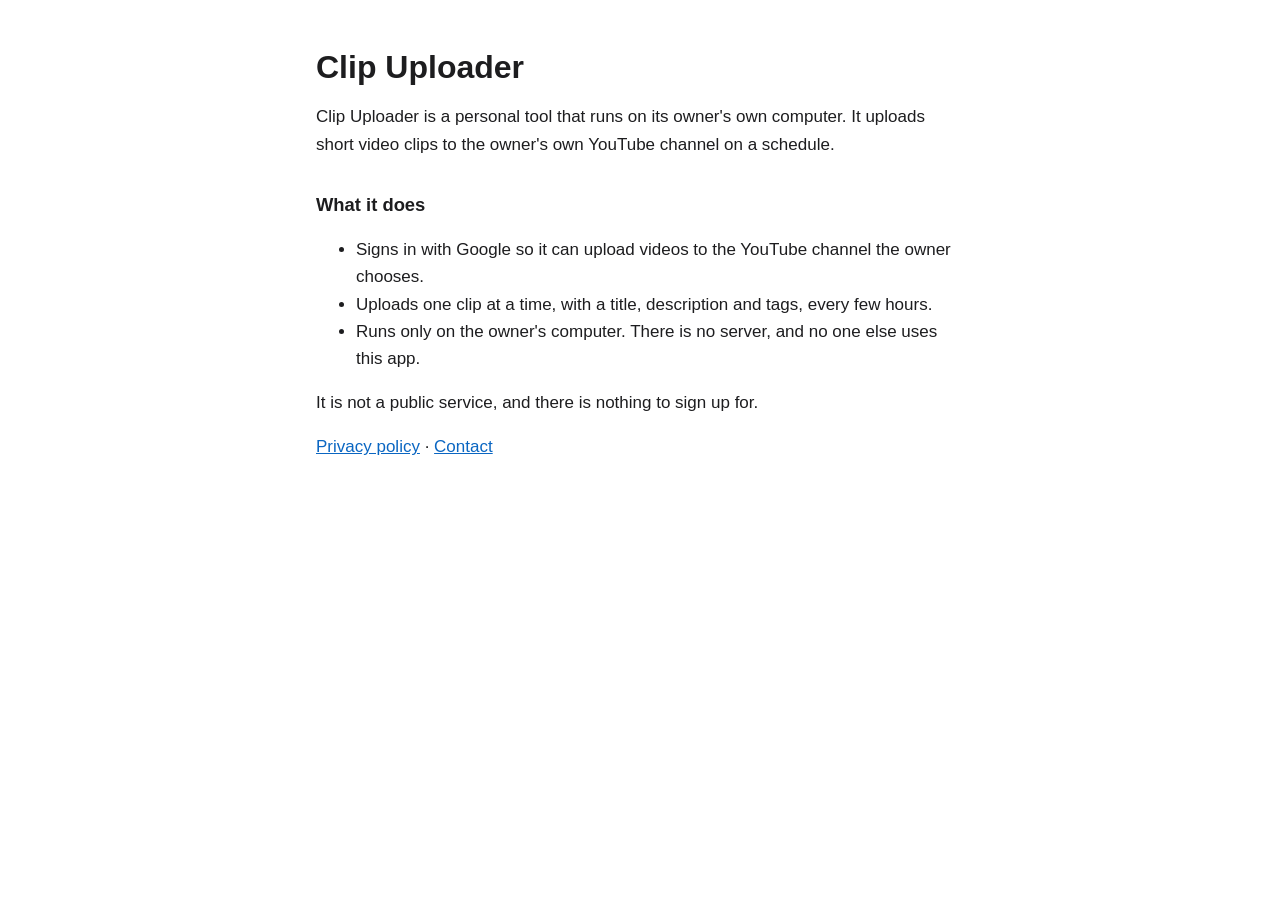
<file: index.html>
<!doctype html>
<html lang="en">
<head>
<meta charset="utf-8">
<meta name="viewport" content="width=device-width, initial-scale=1">
<title>Clip Uploader</title>
<link rel="stylesheet" href="style.css">
</head>
<body>
<main>
  <h1>Clip Uploader</h1>
  <p>Clip Uploader is a personal tool that runs on its owner's own computer. It uploads short video clips to the
  owner's own YouTube channel on a schedule.</p>
  <h2>What it does</h2>
  <ul>
    <li>Signs in with Google so it can upload videos to the YouTube channel the owner chooses.</li>
    <li>Uploads one clip at a time, with a title, description and tags, every few hours.</li>
    <li>Runs only on the owner's computer. There is no server, and no one else uses this app.</li>
  </ul>
  <p>It is not a public service, and there is nothing to sign up for.</p>
  <p><a href="privacy.html">Privacy policy</a> · <a href="https://github.com/ashirspace">Contact</a></p>
</main>
</body>
</html>
</file>
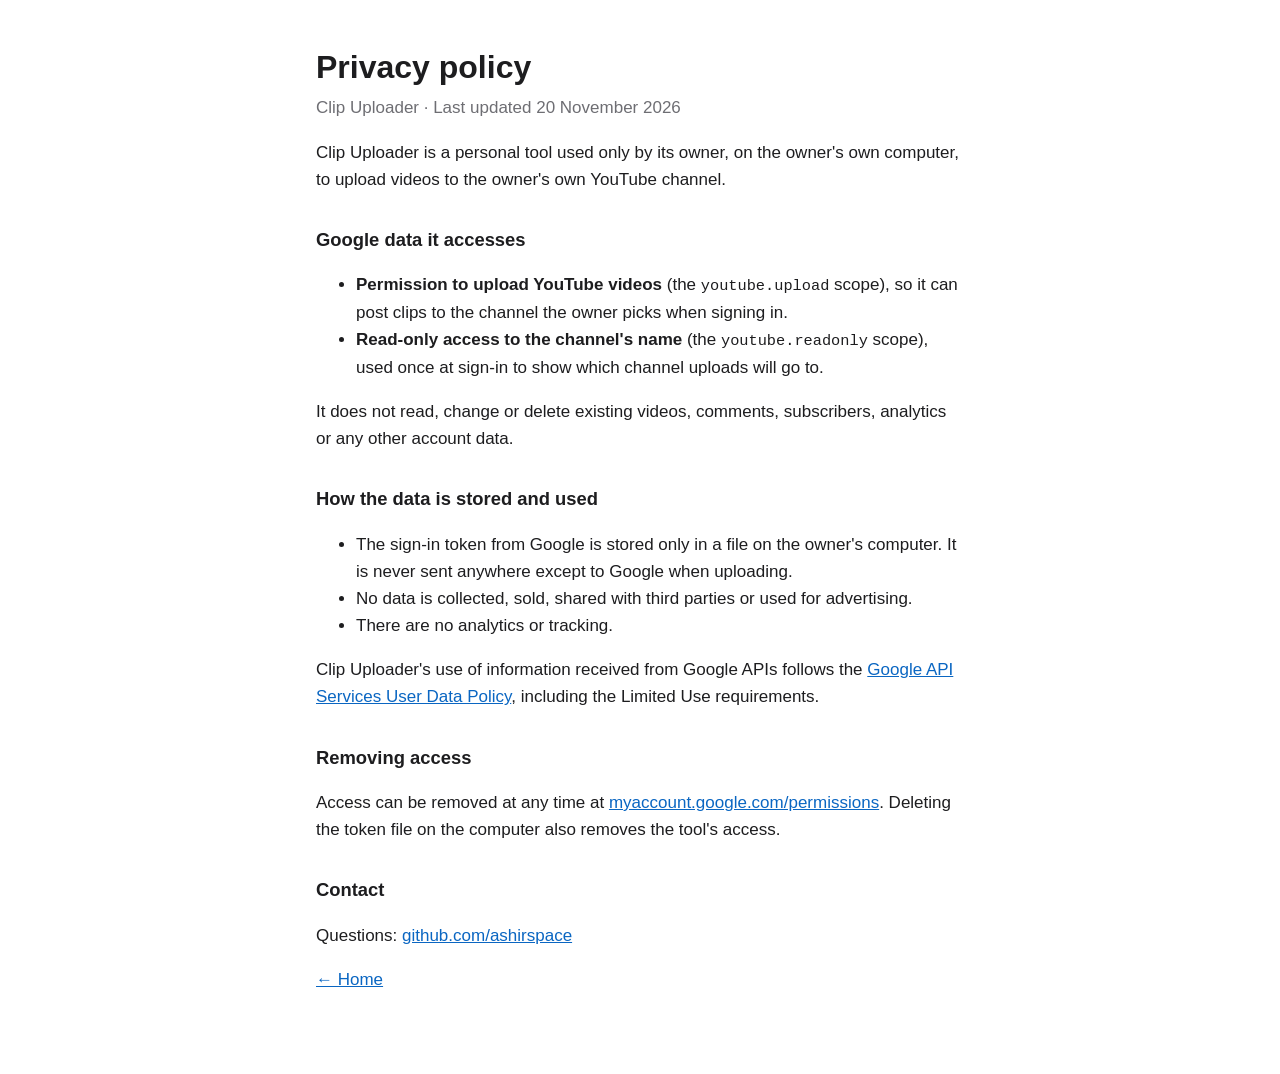
<file: privacy.html>
<!doctype html>
<html lang="en">
<head>
<meta charset="utf-8">
<meta name="viewport" content="width=device-width, initial-scale=1">
<title>Clip Uploader Privacy</title>
<link rel="stylesheet" href="style.css">
</head>
<body>
<main>
  <h1>Privacy policy</h1>
  <p class="muted">Clip Uploader · Last updated 20 November 2026</p>

  <p>Clip Uploader is a personal tool used only by its owner, on the owner's own computer, to upload videos to the
  owner's own YouTube channel.</p>

  <h2>Google data it accesses</h2>
  <ul>
    <li><strong>Permission to upload YouTube videos</strong> (the <code>youtube.upload</code> scope), so it can post clips
    to the channel the owner picks when signing in.</li>
    <li><strong>Read-only access to the channel's name</strong> (the <code>youtube.readonly</code> scope), used once at sign-in to
    show which channel uploads will go to.</li>
  </ul>
  <p>It does not read, change or delete existing videos, comments, subscribers, analytics or any other account data.</p>

  <h2>How the data is stored and used</h2>
  <ul>
    <li>The sign-in token from Google is stored only in a file on the owner's computer. It is never sent anywhere except
    to Google when uploading.</li>
    <li>No data is collected, sold, shared with third parties or used for advertising.</li>
    <li>There are no analytics or tracking.</li>
  </ul>
  <p>Clip Uploader's use of information received from Google APIs follows the
  <a href="https://developers.google.com/terms/api-services-user-data-policy">Google API Services User Data Policy</a>,
  including the Limited Use requirements.</p>

  <h2>Removing access</h2>
  <p>Access can be removed at any time at
  <a href="https://myaccount.google.com/permissions">myaccount.google.com/permissions</a>. Deleting the token file on the
  computer also removes the tool's access.</p>

  <h2>Contact</h2>
  <p>Questions: <a href="https://github.com/ashirspace">github.com/ashirspace</a></p>

  <p><a href="index.html">← Home</a></p>
</main>
</body>
</html>
</file>
<file: style.css>
:root { --bg: #ffffff; --fg: #1d1d1f; --muted: #6e6e73; --link: #0a66c2; }
@media (prefers-color-scheme: dark) { :root { --bg: #111113; --fg: #ececf0; --muted: #9a9aa2; --link: #6cb3ff; } }
* { box-sizing: border-box; }
body { margin: 0; background: var(--bg); color: var(--fg);
  font: 17px/1.6 -apple-system, BlinkMacSystemFont, "Segoe UI", Roboto, sans-serif; }
main { max-width: 680px; margin: 0 auto; padding: 48px 16px 64px; }
h1 { font-size: 2rem; line-height: 1.2; margin: 0 0 16px; }
h2 { font-size: 1.15rem; margin: 32px 0 8px; }
a { color: var(--link); }
code { font-size: 0.9em; }
.muted { color: var(--muted); margin-top: -8px; }
</file>
